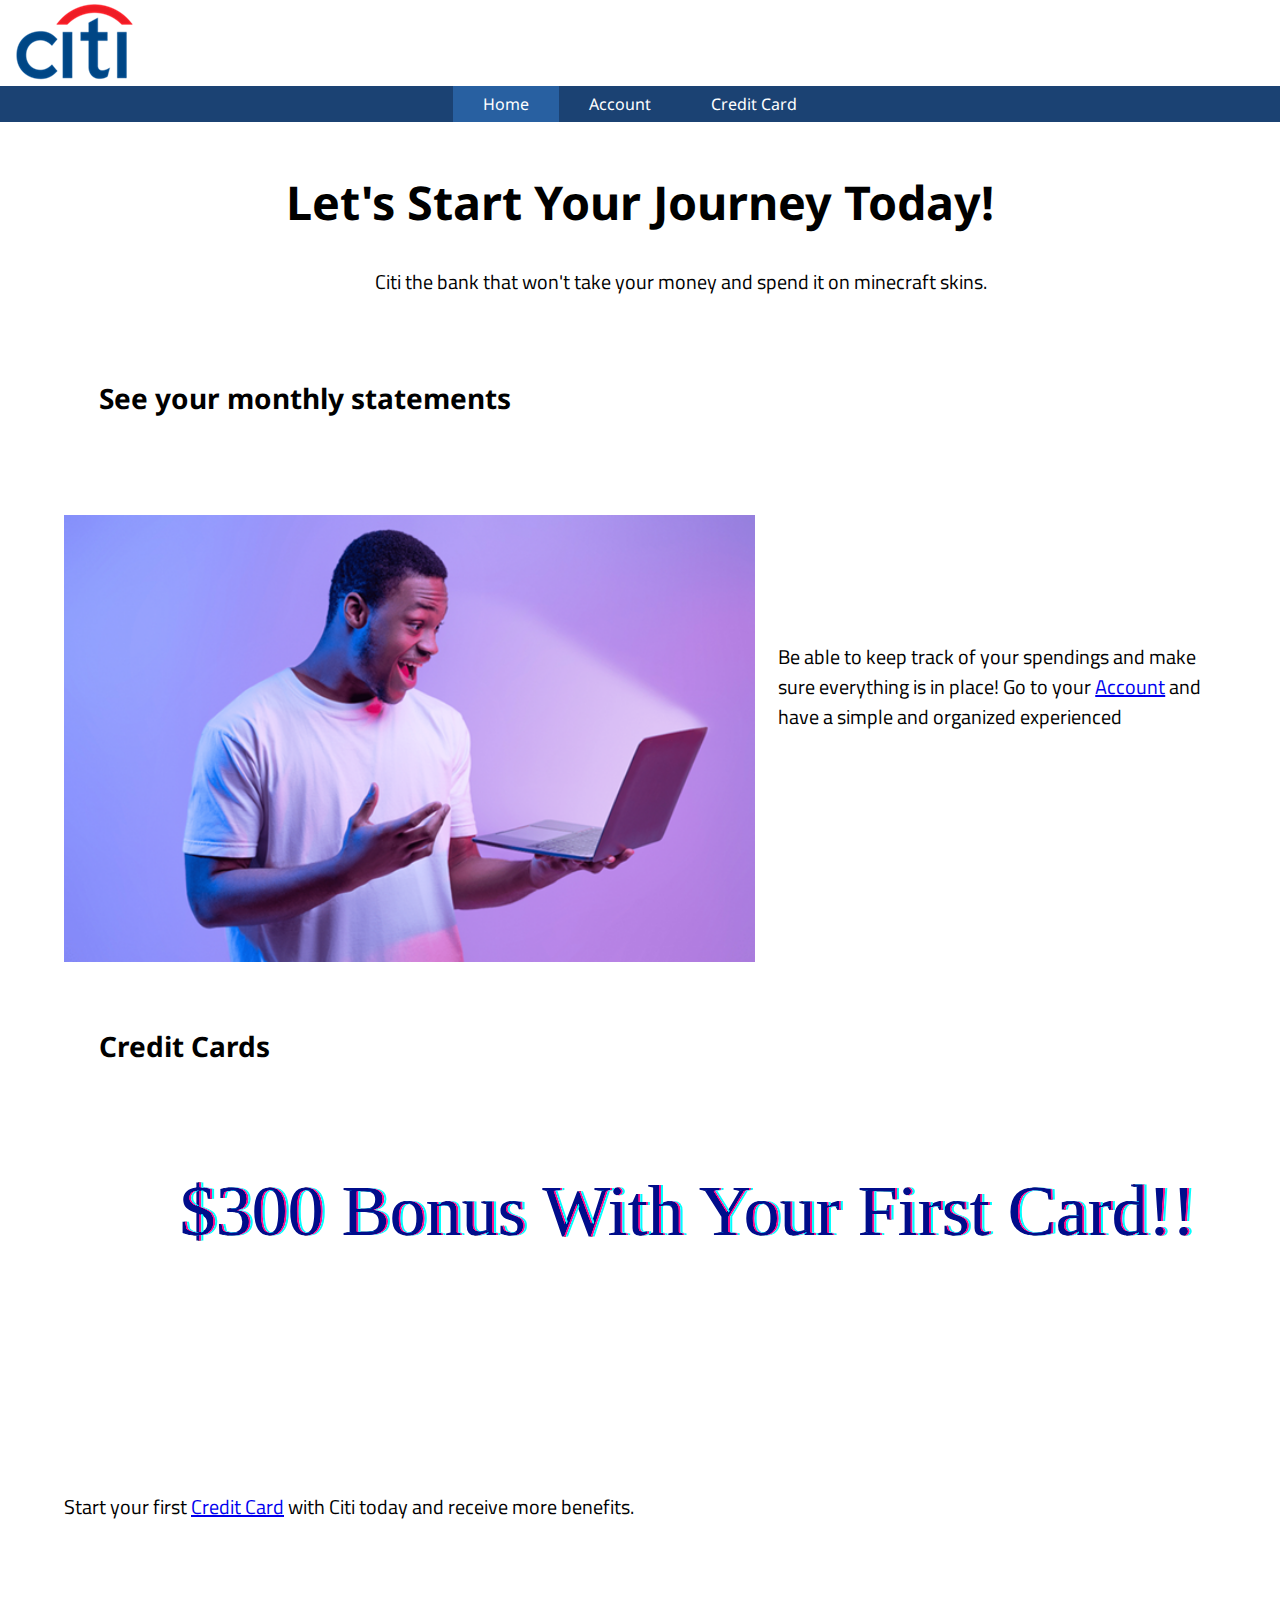
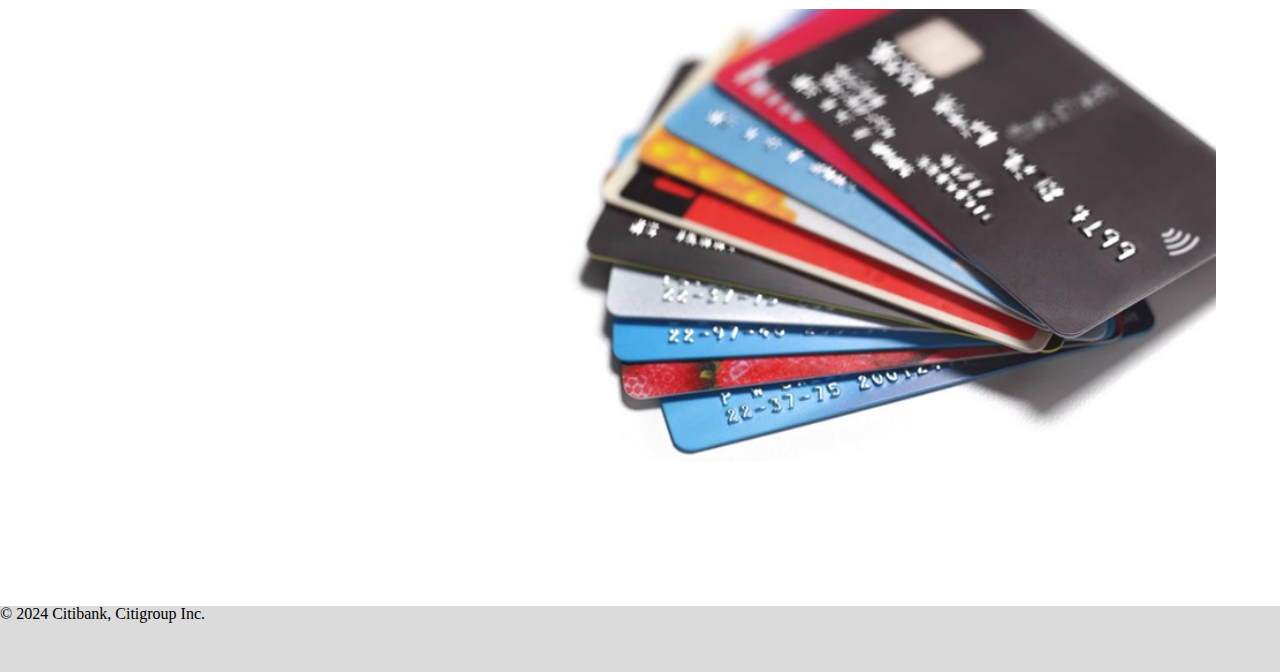
<file: index.html>
<!DOCTYPE html>
<html lang="en">
  <head>
    <meta charset="utf-8">
    <title>Home</title>
    <link rel="stylesheet" href="css/style.css">
    <link rel="stylesheet" type="text/css" href="css/reset.css">
    <link rel="preconnect" href="https://fonts.googleapis.com">
    <link rel="preconnect" href="https://fonts.gstatic.com" crossorigin>
    <meta name="viewport" content="width=device-width, initial-scale=1.0">
    <link href="https://fonts.googleapis.com/css2?family=Noto+Sans:ital,wght@0,100..900;1,100..900&family=Titillium+Web:ital,wght@0,200;0,300;0,400;0,600;0,700;0,900;1,200;1,300;1,400;1,600;1,700&display=swap" rel="stylesheet">
  </head>
  <body>
    <header>
      <nav id="nav-bar">
      <img src="images/citi-logo.png" alt="image_citi">
	<div id="nav-container">
	  <ul>
            <li id="highlight"><a href="index.html">Home</a></li>
	    <li><a href="account.html">Account</a></li>
	    <li><a href="credit_card.html">Credit Card</a></li>
        </ul>
	</div>
      </nav>
    </header>
    <main id="main">
      <h1 id="Journey_Start">Let's Start Your Journey Today!</h1>
      <div id="Intro_text">
        <p>Citi the bank that won't take your money and spend it on minecraft skins.</p>
      </div>
      <h2 id="Monthly_State">See your monthly statements</h2>
      <img id="Laptop_Guy" src="images/guy_onlaptop.png" alt="Laptop_Guy">
      <div id="statement_text">
	<p>Be able to keep track of your spendings and make sure everything is in place! Go to your <a href="Account.html">Account</a> and have a simple and organized experienced</p>
      </div>
      <h3 id="Credit_Heading">Credit Cards</h3>
      <div class= "bonus-effect" data-word= "$300 Bonus With Your First Card!!">
      </div>
      <div id="bonus">
        <p id="Creditcard_text">Start your first <a href="Credit_Card.html">Credit Card</a> with Citi today and receive more benefits.</p>
        <img id="Credit_cards" src="images/credit_cards.jpg" alt="Money_Cards">
      </div>
    </main>
    <footer class="footer">
      <p id="CopyRight">&copy; 2024 Citibank, Citigroup Inc.</p>
    </footer>
  </body>
</html>
</file>
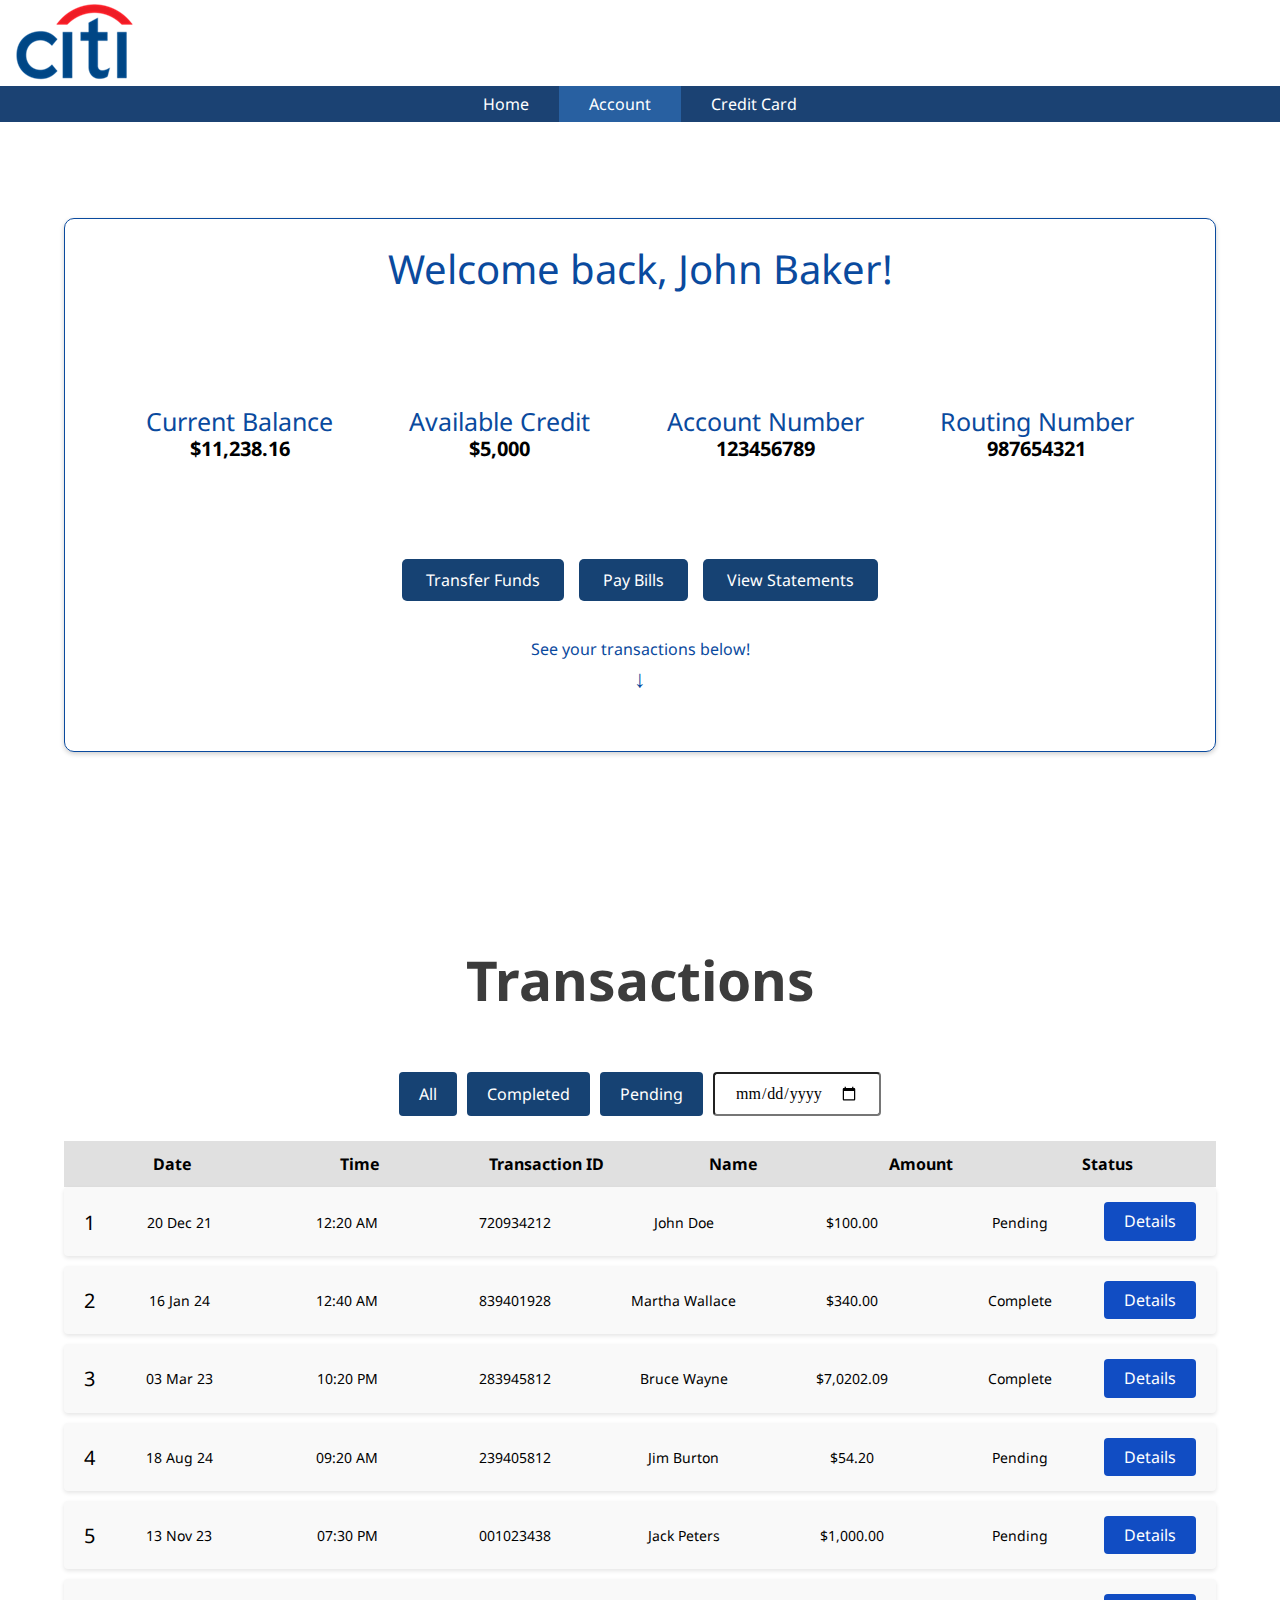
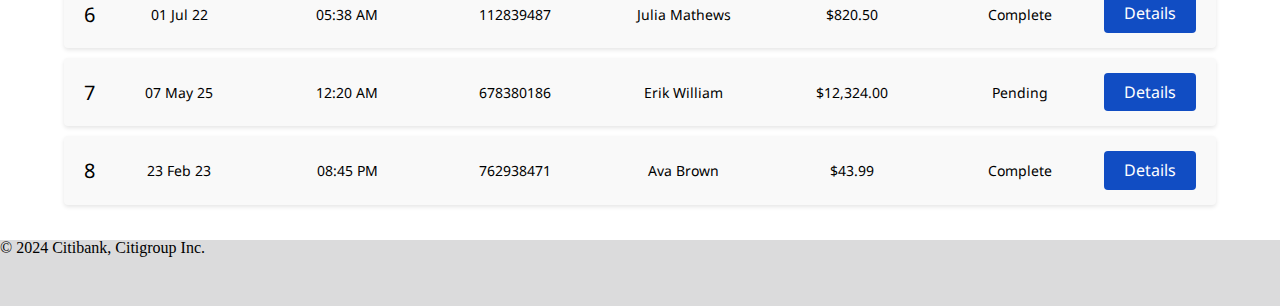
<file: account.html>
<!DOCTYPE html>
<html lang="en">
  <head>
    <meta charset="utf-8">
    <title>Account</title>
    <link rel="stylesheet" href="css/style.css">
    <link rel="stylesheet" type="text/css" href="css/reset.css">
    <link rel="preconnect" href="https://fonts.googleapis.com">
    <link rel="preconnect" href="https://fonts.gstatic.com" crossorigin>
    <link href="https://fonts.googleapis.com/css2?family=Noto+Sans:ital,wght@0,100..900;1,100..900&family=Titillium+Web:ital,wght@0,200;0,300;0,400;0,600;0,700;0,900;1,200;1,300;1,400;1,600;1,700&display=swap" rel="stylesheet">
  </head>
  <body>
    <header>
      <nav id="nav-bar">
        <img src="images/citi-logo.png" alt="image_Citi">
        <div id="nav-container">
          <ul>
            <li><a href="index.html">Home</a></li>
            <li id="highlight"><a href="account.html">Account</a></li>
            <li><a href="credit_card.html">Credit Card</a></li>
          </ul>
        </div>
      </nav>
    </header>
    <main id="main">
      <section id="welcome-section">
	<div class="welcome-message">
	  <h2>Welcome back, John Baker!</h2>
	</div>
	<div class="info-container">
	  <div class="info-block">
	    <p class="info-title">Current Balance</p>
	    <span class="info-value">$11,238.16</span>
	  </div>
	  <div class="info-block">
	    <p class="info-title">Available Credit</p>
	    <span class="info-value">$5,000</span>
          </div>
	  <div class="info-block">
	    <p class="info-title">Account Number</p>
	    <span class="info-value">123456789</span>
	  </div>
	  <div class="info-block">
	    <p class="info-title">Routing Number</p>
	    <span class="info-value">987654321</span>
	  </div>
	</div>
	<div class="account-actions">
	  <button class="action-btn">Transfer Funds</button>
	  <button class="action-btn">Pay Bills</button>
	  <button class="action-btn">View Statements</button>
	</div>
	<div class="scroll-cta">
	  <p>See your transactions below!</p>
	  <span class="scroll-arrow">&#x2193;</span>
	</div>
      </section>	  
      <section id="transactions-header">
        <h1>Transactions</h1>
        <div id="transaction-filters">
          <button class="filter-btn" id="filter-all">All</button>
          <button class="filter-btn" id="filter-completed">Completed</button>
          <button class="filter-btn" id="filter-pending">Pending</button>
          <input type="date" id="filter-date">
        </div>
      </section>
      <div id="transactions-list">
        <div class="transaction-header">
	  <span class="transaction-header-item">Date</span>
	  <span class="transaction-header-item">Time</span>
	  <span class="transaction-header-item">Transaction ID</span>
	  <span class="transaction-header-item">Name</span>
	  <span class="transaction-header-item">Amount</span>
	  <span class="transaction-header-item">Status</span>
	</div>
        <article class="transaction">
	  <h2 class="transaction-heading">1</h2>
          <div class="transaction-detail">
            <span class="transaction-date">20 Dec 21</span>
            <span class="transaction-time">12:20 AM</span>
          </div>
          <div class="transaction-detail">
            <span class="transaction-id">720934212</span>
            <span class="transaction-name">John Doe</span>
          </div>
          <div class="transaction-detail">
            <span class="transaction-amount">$100.00</span>
            <span class="transaction-status complete">Pending</span>
          </div>
          <div class="transaction-actions">
            <button class="btn-details">Details</button>
          </div>
        </article>
	<article class="transaction">
	  <h2 class="transaction-heading">2</h2>
	  <div class="transaction-detail">
	    <span class="transaction-date">16 Jan 24</span>
	    <span class="transaction-time">12:40 AM</span>
	  </div>
	  <div class="transaction-detail">
	    <span class="transaction-id">839401928</span>
	    <span class="transaction-name">Martha Wallace</span>
	  </div>
	  <div class="transaction-detail">
	    <span class="transaction-amount">$340.00</span>
	    <span class="transaction-status complete">Complete</span>
	  </div>
	  <div class="transaction-actions">
	    <button class="btn-details">Details</button>
	  </div>
	</article>
	<article class="transaction">
	  <h2 class="transaction-heading">3</h2>
	  <div class="transaction-detail">
	    <span class="transaction-date">03 Mar 23</span>
	    <span class="transaction-time">10:20 PM</span>
	  </div>
	  <div class="transaction-detail">
	    <span class="transaction-id">283945812</span>
	    <span class="transaction-name">Bruce Wayne</span>
	  </div>
	  <div class="transaction-detail">
	    <span class="transaction-amount">$7,0202.09</span>
	    <span class="transaction-status complete">Complete</span>
	  </div>
	  <div class="transaction-actions">
	    <button class="btn-details">Details</button>
	  </div>
	</article>
	<article class="transaction">
	  <h2 class="transaction-heading">4</h2>
	  <div class="transaction-detail">
	    <span class="transaction-date">18 Aug 24</span>
	    <span class="transaction-time">09:20 AM</span>
	  </div>
	  <div class="transaction-detail">
	    <span class="transaction-id">239405812</span>
	    <span class="transaction-name">Jim Burton</span>
	  </div>
	  <div class="transaction-detail">
	    <span class="transaction-amount">$54.20</span>
	    <span class="transaction-status complete">Pending</span>
	  </div>
	  <div class="transaction-actions">
	    <button class="btn-details">Details</button>
	  </div>
	</article>
	<article class="transaction">
	  <h2 class="transaction-heading">5</h2>
	  <div class="transaction-detail">
	    <span class="transaction-date">13 Nov 23</span>
	    <span class="transaction-time">07:30 PM</span>
	  </div>
	  <div class="transaction-detail">
	    <span class="transaction-id">001023438</span>
	    <span class="transaction-name">Jack Peters</span>
	  </div>
	  <div class="transaction-detail">
	    <span class="transaction-amount">$1,000.00</span>
            <span class="transaction-status complete">Pending</span>
	  </div>
	  <div class="transaction-actions">
	    <button class="btn-details">Details</button>
	  </div>
	</article>
	<article class="transaction">
	  <h2 class="transaction-heading">6</h2>
	  <div class="transaction-detail">
	    <span class="transaction-date">01 Jul 22</span>
	    <span class="transaction-time">05:38 AM</span>
	  </div>
	  <div class="transaction-detail">
	    <span class="transaction-id">112839487</span>
	    <span class="transaction-name">Julia Mathews</span>
	  </div>
	  <div class="transaction-detail">
	    <span class="transaction-amount">$820.50</span>
	    <span class="transaction-status complete">Complete</span>
	  </div>
	  <div class="transaction-actions">
	    <button class="btn-details">Details</button>
	  </div>
	</article>
        <article class="transaction">
	  <h2 class="transaction-heading">7</h2>
	  <div class="transaction-detail">
	    <span class="transaction-date">07 May 25</span>
	    <span class="transaction-time">12:20 AM</span>
	  </div>
	  <div class="transaction-detail">
	    <span class="transaction-id">678380186</span>
	    <span class="transaction-name">Erik William</span>
	  </div>
	  <div class="transaction-detail">
	    <span class="transaction-amount">$12,324.00</span>
	    <span class="transaction-status complete">Pending</span>
	  </div>
	  <div class="transaction-actions">
	    <button class="btn-details">Details</button>
	  </div>
	</article>
	<article class="transaction">
	  <h2 class="transaction-heading">8</h2>
	  <div class="transaction-detail">
	    <span class="transaction-date">23 Feb 23</span>
	    <span class="transaction-time">08:45 PM</span>
	  </div>
	  <div class="transaction-detail">
	    <span class="transaction-id">762938471</span>
	    <span class="transaction-name">Ava Brown</span>
	  </div>
	  <div class="transaction-detail">
	    <span class="transaction-amount">$43.99</span>
	    <span class="transaction-status complete">Complete</span>
	  </div>
	  <div class="transaction-actions">
	    <button class="btn-details">Details</button>
	  </div>
	</article>
      </div>
    </main>
    <footer class="footer">
      <p id="CopyRight">&copy; 2024 Citibank, Citigroup Inc.</p>
    </footer>
  </body>
</html>
</file>
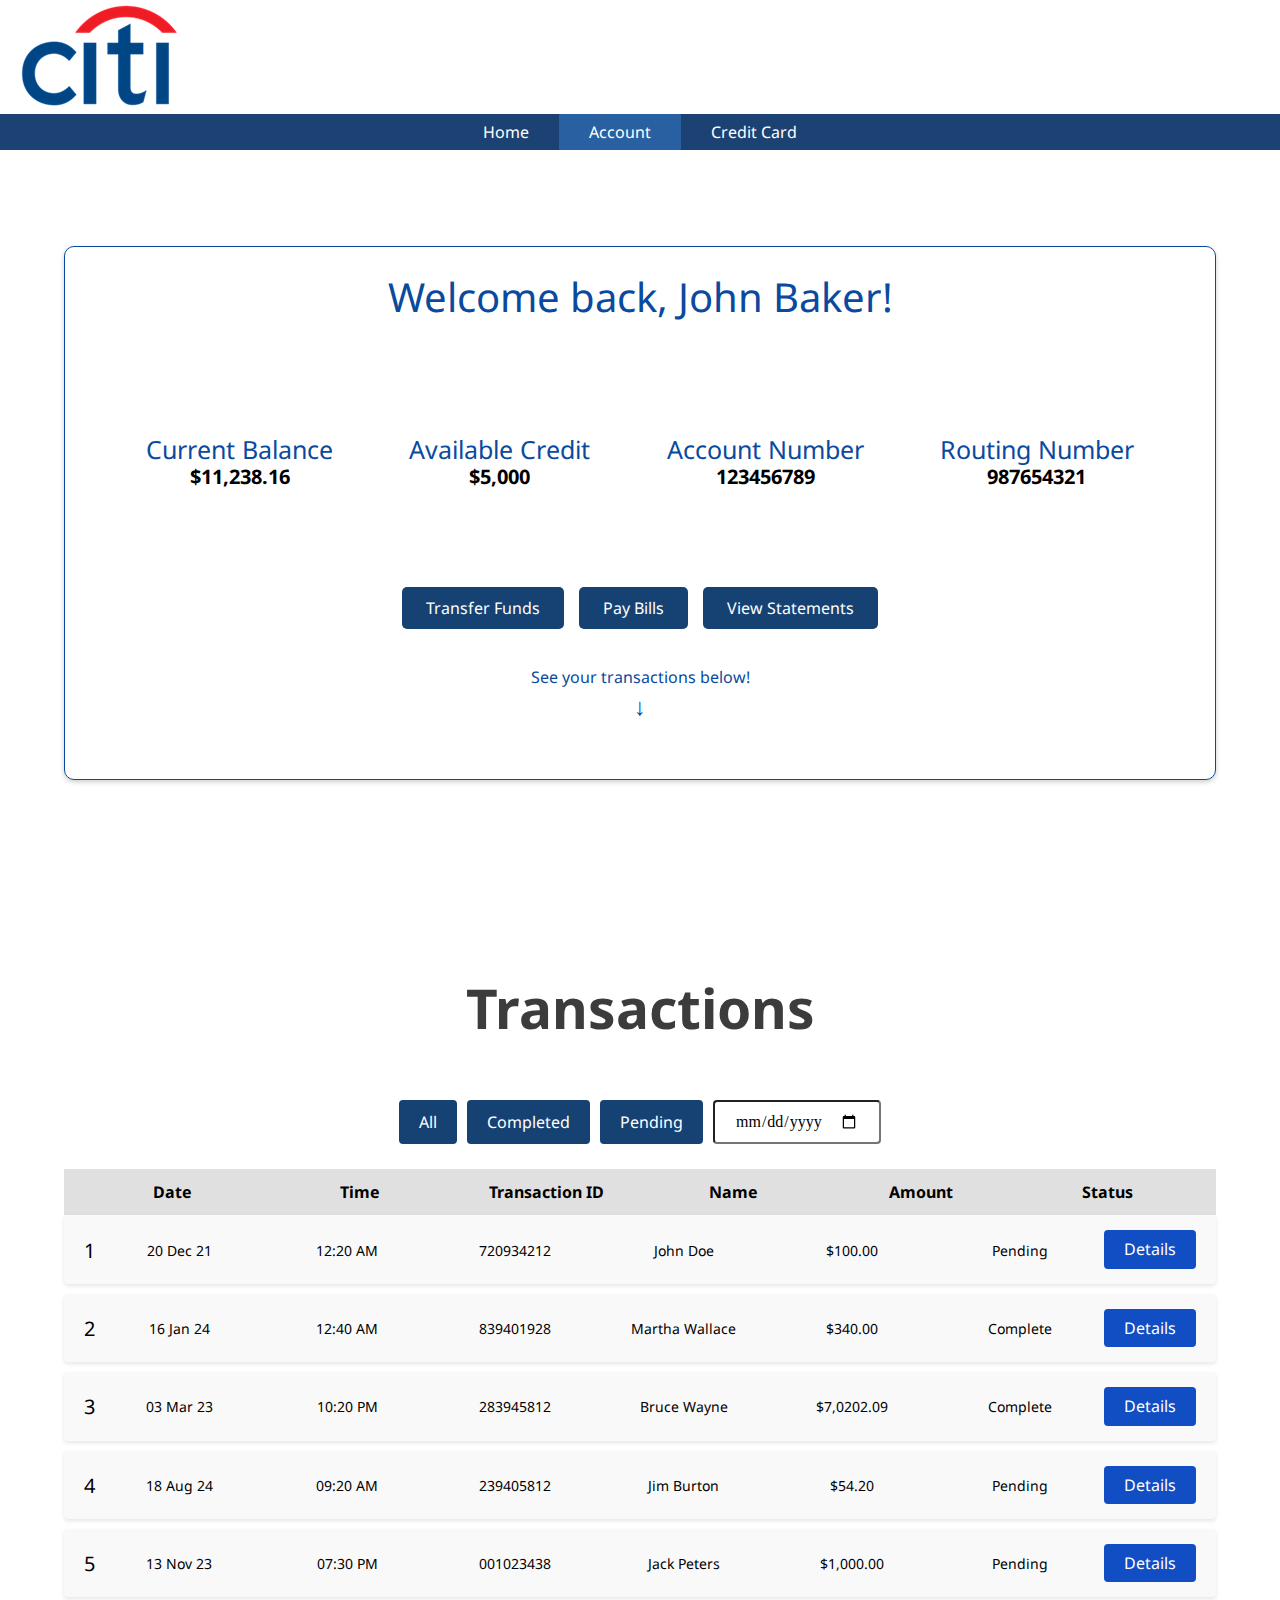
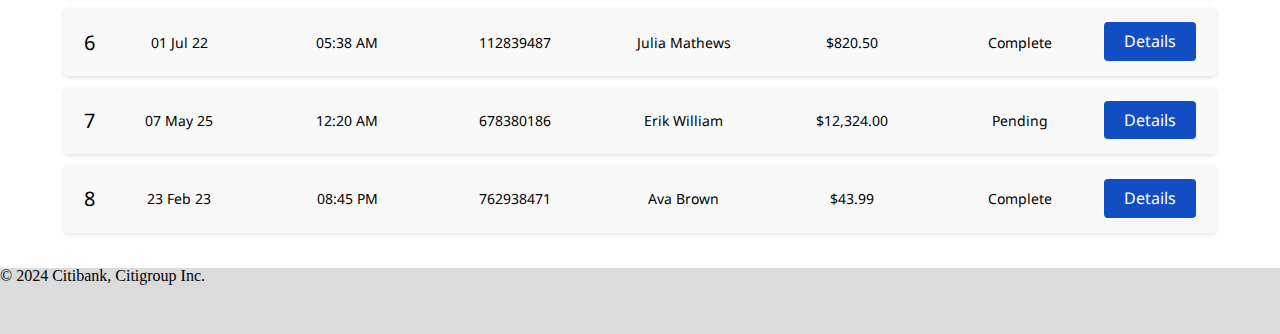
<file: Account.html>
<!DOCTYPE html>
<html lang="en">
  <head>
    <meta charset="utf-8">
    <title>Account</title>
	<link rel="stylesheet" href="css/style.css">
	<link rel="stylesheet" type="text/css" href="css/reset.css">
	<link rel="preconnect" href="https://fonts.googleapis.com">
    <link rel="preconnect" href="https://fonts.gstatic.com" crossorigin>
    <link href="https://fonts.googleapis.com/css2?family=Noto+Sans:ital,wght@0,100..900;1,100..900&family=Titillium+Web:ital,wght@0,200;0,300;0,400;0,600;0,700;0,900;1,200;1,300;1,400;1,600;1,700&display=swap" rel="stylesheet">
  </head>
  <body>
    <header>
      <nav id="nav-bar">
        <img src="images/Citi-logo.png" alt="image_Citi">
        <div id="nav-container">
          <ul>
            <li><a href="index.html">Home</a></li>
            <li id="highlight"><a href="Account.html">Account</a></li>
            <li><a href="Credit_Card.html">Credit Card</a></li>
          </ul>
        </div>
      </nav>
    </header>
    <main id="main">
		<section id="welcome-section">
			<div class="welcome-message">
			  <h2>Welcome back, John Baker!</h2>
			</div>
			<div class="info-container">
			  <div class="info-block">
				<p class="info-title">Current Balance</p>
				<span class="info-value">$11,238.16</span>
			  </div>
			  <div class="info-block">
				<p class="info-title">Available Credit</p>
				<span class="info-value">$5,000</span>
			  </div>
			  <div class="info-block">
				<p class="info-title">Account Number</p>
				<span class="info-value">123456789</span>
			  </div>
			  <div class="info-block">
				<p class="info-title">Routing Number</p>
				<span class="info-value">987654321</span>
			  </div>
			</div>
			<div class="account-actions">
			  <button class="action-btn">Transfer Funds</button>
			  <button class="action-btn">Pay Bills</button>
			  <button class="action-btn">View Statements</button>
			</div>
			<div class="scroll-cta">
				<p>See your transactions below!</p>
				<span class="scroll-arrow">&#x2193;</span>
			  </div>
		  </section>	  
      <section id="transactions-header">
        <h1>Transactions</h1>
        <div id="transaction-filters">
          <button class="filter-btn" id="filter-all">All</button>
          <button class="filter-btn" id="filter-completed">Completed</button>
          <button class="filter-btn" id="filter-pending">Pending</button>
          <input type="date" id="filter-date">
        </div>
      </section>
      <div id="transactions-list">
		<div class="transaction-header">
			<span class="transaction-header-item">Date</span>
			<span class="transaction-header-item">Time</span>
			<span class="transaction-header-item">Transaction ID</span>
			<span class="transaction-header-item">Name</span>
			<span class="transaction-header-item">Amount</span>
			<span class="transaction-header-item">Status</span>
		  </div>
        <article class="transaction">
			<h2 class="transaction-heading">1</h2>
          <div class="transaction-detail">
            <span class="transaction-date">20 Dec 21</span>
            <span class="transaction-time">12:20 AM</span>
          </div>
          <div class="transaction-detail">
            <span class="transaction-id">720934212</span>
            <span class="transaction-name">John Doe</span>
          </div>
          <div class="transaction-detail">
            <span class="transaction-amount">$100.00</span>
            <span class="transaction-status complete">Pending</span>
          </div>
          <div class="transaction-actions">
            <button class="btn-details">Details</button>
          </div>
        </article>
		<article class="transaction">
			<h2 class="transaction-heading">2</h2>
			<div class="transaction-detail">
			  <span class="transaction-date">16 Jan 24</span>
			  <span class="transaction-time">12:40 AM</span>
			</div>
			<div class="transaction-detail">
			  <span class="transaction-id">839401928</span>
			  <span class="transaction-name">Martha Wallace</span>
			</div>
			<div class="transaction-detail">
			  <span class="transaction-amount">$340.00</span>
			  <span class="transaction-status complete">Complete</span>
			</div>
			<div class="transaction-actions">
			  <button class="btn-details">Details</button>
			</div>
		  </article>
		  <article class="transaction">
			<h2 class="transaction-heading">3</h2>
			<div class="transaction-detail">
			  <span class="transaction-date">03 Mar 23</span>
			  <span class="transaction-time">10:20 PM</span>
			</div>
			<div class="transaction-detail">
			  <span class="transaction-id">283945812</span>
			  <span class="transaction-name">Bruce Wayne</span>
			</div>
			<div class="transaction-detail">
			  <span class="transaction-amount">$7,0202.09</span>
			  <span class="transaction-status complete">Complete</span>
			</div>
			<div class="transaction-actions">
			  <button class="btn-details">Details</button>
			</div>
		  </article>
		  <article class="transaction">
			<h2 class="transaction-heading">4</h2>
			<div class="transaction-detail">
			  <span class="transaction-date">18 Aug 24</span>
			  <span class="transaction-time">09:20 AM</span>
			</div>
			<div class="transaction-detail">
			  <span class="transaction-id">239405812</span>
			  <span class="transaction-name">Jim Burton</span>
			</div>
			<div class="transaction-detail">
			  <span class="transaction-amount">$54.20</span>
			  <span class="transaction-status complete">Pending</span>
			</div>
			<div class="transaction-actions">
			  <button class="btn-details">Details</button>
			</div>
		  </article>
		  <article class="transaction">
			<h2 class="transaction-heading">5</h2>
			<div class="transaction-detail">
			  <span class="transaction-date">13 Nov 23</span>
			  <span class="transaction-time">07:30 PM</span>
			</div>
			<div class="transaction-detail">
			  <span class="transaction-id">001023438</span>
			  <span class="transaction-name">Jack Peters</span>
			</div>
			<div class="transaction-detail">
			  <span class="transaction-amount">$1,000.00</span>
			  <span class="transaction-status complete">Pending</span>
			</div>
			<div class="transaction-actions">
			  <button class="btn-details">Details</button>
			</div>
		  </article>
		  <article class="transaction">
			<h2 class="transaction-heading">6</h2>
			<div class="transaction-detail">
			  <span class="transaction-date">01 Jul 22</span>
			  <span class="transaction-time">05:38 AM</span>
			</div>
			<div class="transaction-detail">
			  <span class="transaction-id">112839487</span>
			  <span class="transaction-name">Julia Mathews</span>
			</div>
			<div class="transaction-detail">
			  <span class="transaction-amount">$820.50</span>
			  <span class="transaction-status complete">Complete</span>
			</div>
			<div class="transaction-actions">
			  <button class="btn-details">Details</button>
			</div>
		  </article>
		  <article class="transaction">
			<h2 class="transaction-heading">7</h2>
			<div class="transaction-detail">
			  <span class="transaction-date">07 May 25</span>
			  <span class="transaction-time">12:20 AM</span>
			</div>
			<div class="transaction-detail">
			  <span class="transaction-id">678380186</span>
			  <span class="transaction-name">Erik William</span>
			</div>
			<div class="transaction-detail">
			  <span class="transaction-amount">$12,324.00</span>
			  <span class="transaction-status complete">Pending</span>
			</div>
			<div class="transaction-actions">
			  <button class="btn-details">Details</button>
			</div>
		  </article>
		  <article class="transaction">
			<h2 class="transaction-heading">8</h2>
			<div class="transaction-detail">
			  <span class="transaction-date">23 Feb 23</span>
			  <span class="transaction-time">08:45 PM</span>
			</div>
			<div class="transaction-detail">
			  <span class="transaction-id">762938471</span>
			  <span class="transaction-name">Ava Brown</span>
			</div>
			<div class="transaction-detail">
			  <span class="transaction-amount">$43.99</span>
			  <span class="transaction-status complete">Complete</span>
			</div>
			<div class="transaction-actions">
			  <button class="btn-details">Details</button>
			</div>
		  </article>
		</div>
    </main>
    <footer class="footer">
      <p id="CopyRight">&copy; 2024 Citibank, Citigroup Inc.</p>
    </footer>
  </body>
</html>
</file>
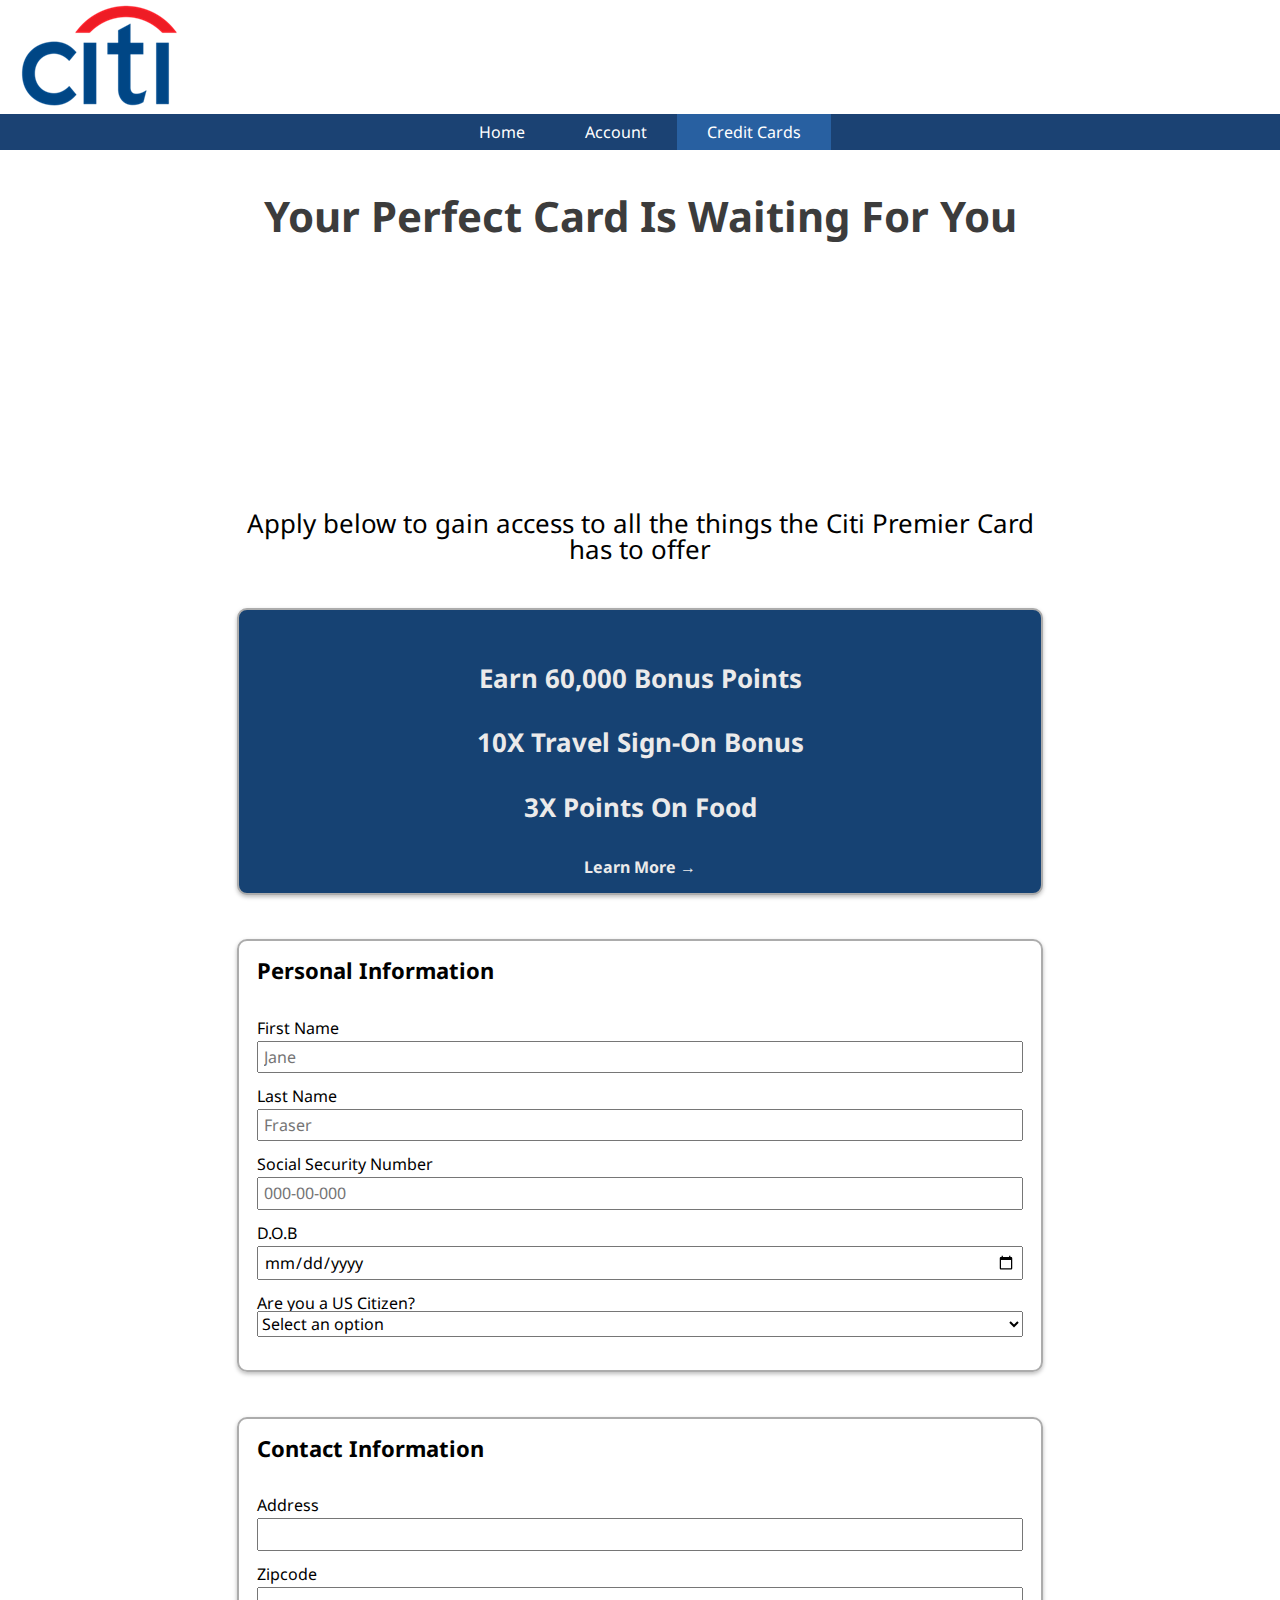
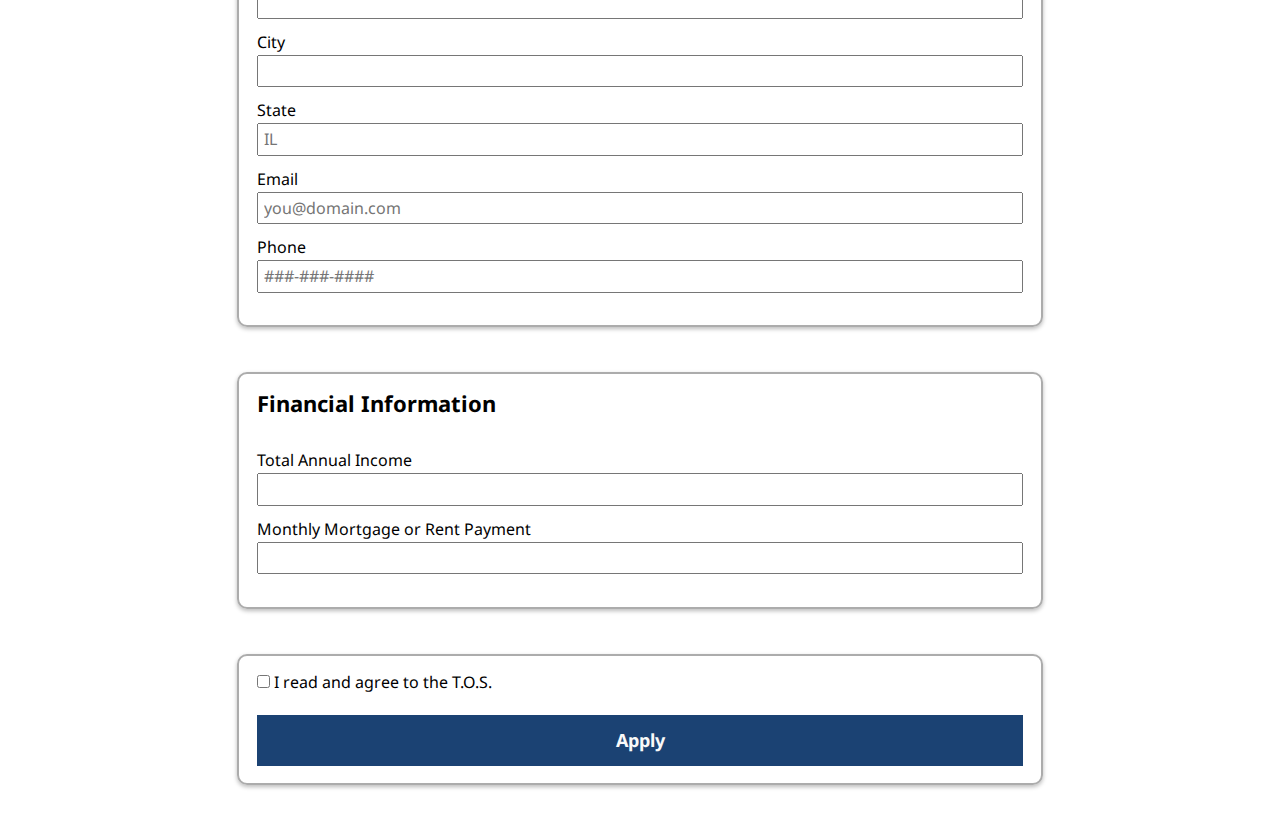
<file: Credit_Card.html>
<!DOCTYPE html>
<html lang="en">
  <head>
    <meta charset="utf-8">
    <title>Credit Card</title>
	<link rel="stylesheet" href="css/style.css">
	<link rel="stylesheet" type="text/css" href="css/reset.css">
    <link rel="preconnect" href="https://fonts.googleapis.com">
    <link rel="preconnect" href="https://fonts.gstatic.com" crossorigin>
    <link href="https://fonts.googleapis.com/css2?family=Noto+Sans:ital,wght@0,100..900;1,100..900&family=Titillium+Web:ital,wght@0,200;0,300;0,400;0,600;0,700;0,900;1,200;1,300;1,400;1,600;1,700&display=swap" rel="stylesheet">
	<script src="js/script.js"></script>
  </head>
  <body>
	<header>
	  <nav id="nav-bar">
	    <img src="images/Citi-logo.png" alt="image_Citi">
		<div id="nav-container">
		  <ul>
		    <li><a href="index.html">Home</a></li>
		    <li><a href="Account.html">Account</a></li>
		    <li id="highlight"><a href="Credit_Card.html">Credit Cards</a></li>
		  </ul>
		</div>
	  </nav>
	</header>
	<main id="CCcontent">
	  <form method="get" action="#null" autocomplete="on">
		<h1 id="CCH1">Your Perfect Card Is Waiting For You</h1>
		<img src="images/citi_cc.png" alt="Image of Citi Bank Premier credit card" id="premiercc">
		<p id="CCP1">
		Apply below to gain access to all the things the Citi Premier Card has to offer
		</p>
		<div class="promotions">
		<h2>Earn 60,000 Bonus Points</h2>
		<h2>10X Travel Sign-On Bonus</h2>
		<h2>3X Points On Food </h2>
		<p id="learnmore">
		Learn More &rarr;
		</p>
		</div>
		<div id="personalinfo">
		<h3>Personal Information</h3>
		<ol>
		  <li id="input-firstname">
			<label for="firstname">First Name</label>
			<input type="text" name="firstname" id="firstname" placeholder="Jane" required>
		  </li>
		  <li id="input-lastname">
			<label for="lastname">Last Name</label>
			<input type="text" name="lastname" id="lastname" placeholder="Fraser" required>
		  </li>
		  <li id="input-ssn">
			<label for="ssn">Social Security Number</label>
			<input type="text" name="ssn" id="ssn" placeholder="000-00-000" pattern="\d{3}-\d{2}-\d{4}" required>
		  </li>
		  <li id="input-dob">
			<label for="dob">D.O.B</label>
			<input type="date" name="dob" id="dob" required max="2004-12-31">
		  </li>
		  <li>
			<label for="citizenship">Are you a US Citizen?</label>
			<select id="citizenship" name="citizenship" required>
			  <option value="">Select an option</option>
			  <option value="yes">Yes</option>
			  <option value="no">No</option>
			</select>
		  </li>
		</ol> 
		</div>
		<div id="contactinfo">
		<h3>Contact Information</h3>
		<ol>
		  <li id="input-address">
			<label for="address">Address</label>
			<input type="text" name="address" id="address" required>
		  </li>
		  <li id="input-zipcode">
			<label for="zipcode">Zipcode</label>
			<input type="text" name="zipcode" id="zipcode" pattern="\d{5}" required>
		  </li>
		  <li id="input-city">
			<label for="city">City</label>
			<input type="text" name="city" id="city" required>
		  </li>
			<li id="input-state">
			<label for="state">State</label>
			<input type="text" name="state" id="state" placeholder="IL" pattern="[A-Za-z]{2}" required>
		  </li>
		  <li id="input-email">
			<label for="email">Email</label>
			<input type="email" name="email" id="email" placeholder="you@domain.com" pattern="^.+@.+$" required>
		  </li>
			<li id="input-phone">
			<label for="phone">Phone</label>
			<input type="tel" name="phone" id="phone" placeholder="###-###-####" pattern="[0-9]{3}[0-9]{3}[0-9]{4}" required>
		  </li>
		</ol>
		</div>
		<div id="financialinfo">
		<h3>Financial Information</h3>
		<ol>
		  <li id="input-income">
			<label for="income">Total Annual Income</label>
			<input type="number" name="income" id="income" required>
		  </li>
		  <li id="input-mortgage-rent">
			<label for="mortgage-rent">Monthly Mortgage or Rent Payment</label>
			<input type="number" name="mortgage-rent" id="mortgage-rent" required>
		  </li>
		</ol>
		</div>
	    <div id="agreement">
		<ol>
		  <li id="input-tos">
			<input type="checkbox" name="tos" id="tos" value="Agreed" required>
			<label for="tos">I read and agree to the T.O.S.</label>
		  </li>
		  <li id="input-submit">
			<input type="submit" name="submit" id="submit" value="Apply">
		  </li>
		</ol>
		</div>
      </form>
	</main>
  </body>
</html>
</file>
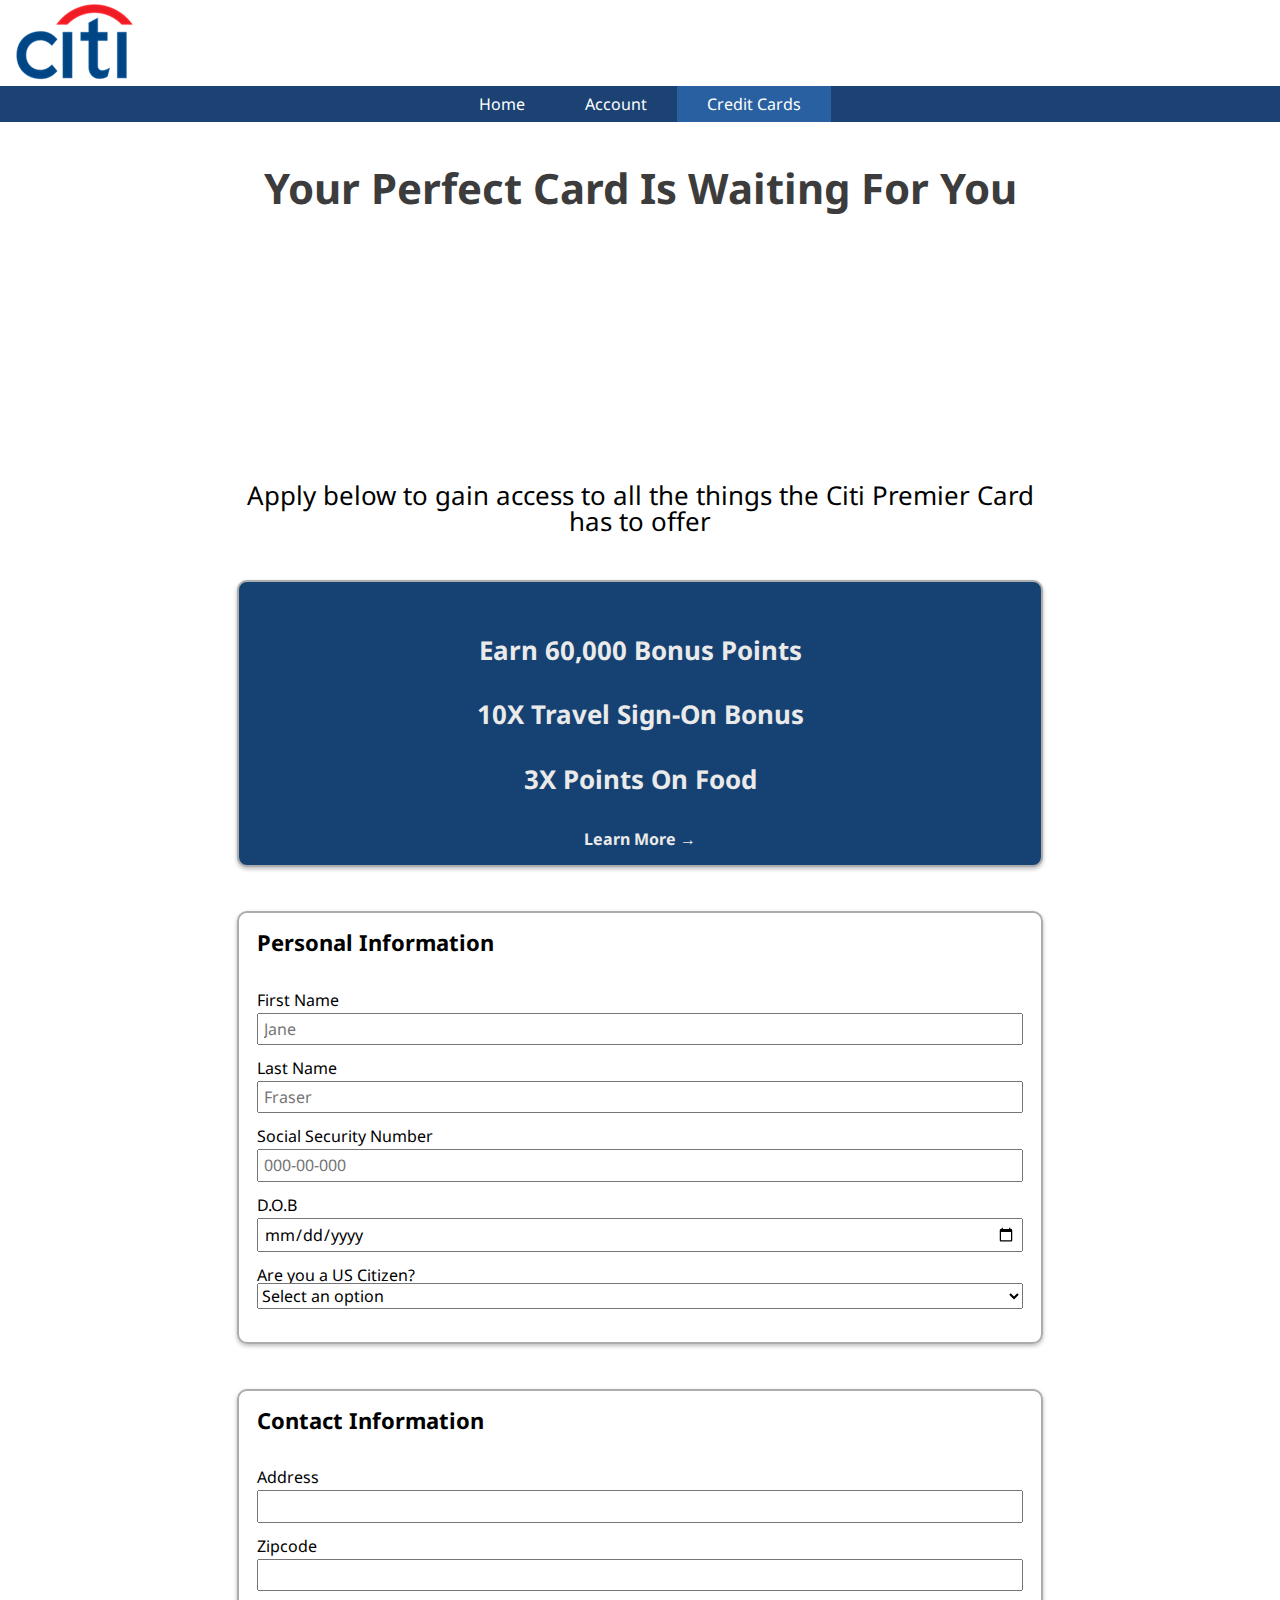
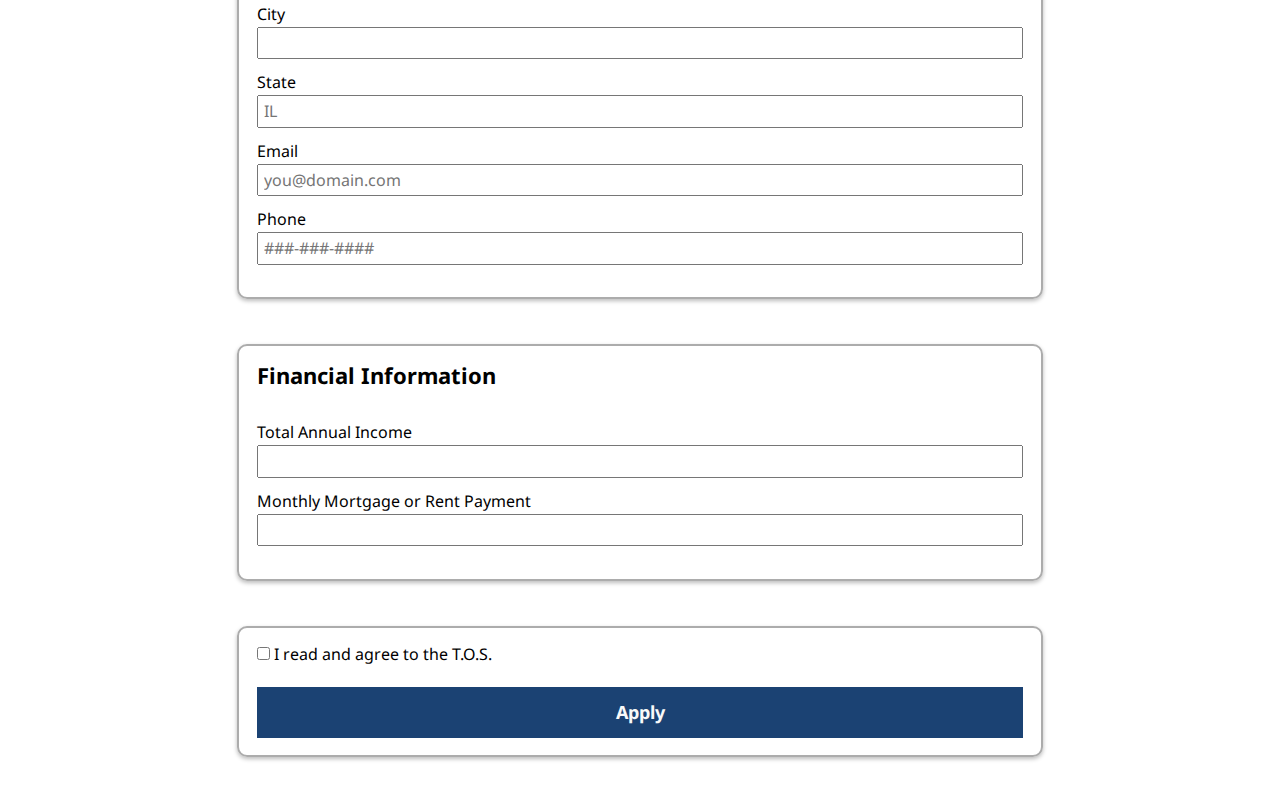
<file: credit_card.html>
<!DOCTYPE html>
<html lang="en">
  <head>
    <meta charset="utf-8">
    <title>Credit Card</title>
	<link rel="stylesheet" href="css/style.css">
	<link rel="stylesheet" type="text/css" href="css/reset.css">
    <link rel="preconnect" href="https://fonts.googleapis.com">
    <link rel="preconnect" href="https://fonts.gstatic.com" crossorigin>
    <link href="https://fonts.googleapis.com/css2?family=Noto+Sans:ital,wght@0,100..900;1,100..900&family=Titillium+Web:ital,wght@0,200;0,300;0,400;0,600;0,700;0,900;1,200;1,300;1,400;1,600;1,700&display=swap" rel="stylesheet">
	<script src="js/script.js"></script>
  </head>
  <body>
	<header>
	  <nav id="nav-bar">
	    <img src="images/citi-logo.png" alt="image_Citi">
		<div id="nav-container">
		  <ul>
		    <li><a href="index.html">Home</a></li>
		    <li><a href="Account.html">Account</a></li>
		    <li id="highlight"><a href="Credit_Card.html">Credit Cards</a></li>
		  </ul>
		</div>
	  </nav>
	</header>
	<main id="CCcontent">
	  <form method="get" action="#null" autocomplete="on">
		<h1 id="CCH1">Your Perfect Card Is Waiting For You</h1>
		<img src="images/citi_cc.png" alt="Image of Citi Bank Premier credit card" id="premiercc">
		<p id="CCP1">
		Apply below to gain access to all the things the Citi Premier Card has to offer
		</p>
		<div class="promotions">
		<h2>Earn 60,000 Bonus Points</h2>
		<h2>10X Travel Sign-On Bonus</h2>
		<h2>3X Points On Food </h2>
		<p id="learnmore">
		Learn More &rarr;
		</p>
		</div>
		<div id="personalinfo">
		<h3>Personal Information</h3>
		<ol>
		  <li id="input-firstname">
			<label for="firstname">First Name</label>
			<input type="text" name="firstname" id="firstname" placeholder="Jane" required>
		  </li>
		  <li id="input-lastname">
			<label for="lastname">Last Name</label>
			<input type="text" name="lastname" id="lastname" placeholder="Fraser" required>
		  </li>
		  <li id="input-ssn">
			<label for="ssn">Social Security Number</label>
			<input type="text" name="ssn" id="ssn" placeholder="000-00-000" pattern="\d{3}-\d{2}-\d{4}" required>
		  </li>
		  <li id="input-dob">
			<label for="dob">D.O.B</label>
			<input type="date" name="dob" id="dob" required max="2004-12-31">
		  </li>
		  <li>
			<label for="citizenship">Are you a US Citizen?</label>
			<select id="citizenship" name="citizenship" required>
			  <option value="">Select an option</option>
			  <option value="yes">Yes</option>
			  <option value="no">No</option>
			</select>
		  </li>
		</ol> 
		</div>
		<div id="contactinfo">
		<h3>Contact Information</h3>
		<ol>
		  <li id="input-address">
			<label for="address">Address</label>
			<input type="text" name="address" id="address" required>
		  </li>
		  <li id="input-zipcode">
			<label for="zipcode">Zipcode</label>
			<input type="text" name="zipcode" id="zipcode" pattern="\d{5}" required>
		  </li>
		  <li id="input-city">
			<label for="city">City</label>
			<input type="text" name="city" id="city" required>
		  </li>
			<li id="input-state">
			<label for="state">State</label>
			<input type="text" name="state" id="state" placeholder="IL" pattern="[A-Za-z]{2}" required>
		  </li>
		  <li id="input-email">
			<label for="email">Email</label>
			<input type="email" name="email" id="email" placeholder="you@domain.com" pattern="^.+@.+$" required>
		  </li>
			<li id="input-phone">
			<label for="phone">Phone</label>
			<input type="tel" name="phone" id="phone" placeholder="###-###-####" pattern="[0-9]{3}[0-9]{3}[0-9]{4}" required>
		  </li>
		</ol>
		</div>
		<div id="financialinfo">
		<h3>Financial Information</h3>
		<ol>
		  <li id="input-income">
			<label for="income">Total Annual Income</label>
			<input type="number" name="income" id="income" required>
		  </li>
		  <li id="input-mortgage-rent">
			<label for="mortgage-rent">Monthly Mortgage or Rent Payment</label>
			<input type="number" name="mortgage-rent" id="mortgage-rent" required>
		  </li>
		</ol>
		</div>
	    <div id="agreement">
		<ol>
		  <li id="input-tos">
			<input type="checkbox" name="tos" id="tos" value="Agreed" required>
			<label for="tos">I read and agree to the T.O.S.</label>
		  </li>
		  <li id="input-submit">
			<input type="submit" name="submit" id="submit" value="Apply">
		  </li>
		</ol>
		</div>
      </form>
	</main>
  </body>
</html>
</file>
<file: css/style.css>
/*Mobile*/
#nav-bar {
  background-color: rgb(255, 255, 255);
  overflow: hidden;
  font-family: "Noto Sans";
}
#highlight {
  background-color: rgb(40,96,161); /* Change this to the color you want */
}
#nav-container {
  float: left;
  width: 100%;
  position: relative;
  background-color: rgb(27,66,115);
}
#nav-bar ul {
  list-style-type: none;
  margin: 0;
  padding: 0;
  position: relative;
  left: 50%;
  float: left;
}
#nav-bar ul li {
  float: left;
  position: relative;
  right: 50%;
  display: block;
}
#nav-bar ul li a {
  display: block;
  padding: 10px 30px;
  color:#fff;
  text-decoration: none;
}
#nav-bar ul li a:hover {
  background-color:rgb(40,96,161);
}
#main {
  padding: 5% 5%;
  background-color: white;
}
#Journey_Start { /*h1*/
  font-family:"Noto Sans";
  font-weight: bold;
  font-size: 2.441em;
}
#Intro_text {
  font-family:"Noto Sans";
  font-size: 1.2em; 
  margin: 8% 5%;
}
#Monthly_State { /*h2*/
  font-family:"Noto Sans";
  font-weight: bold;
  font-size: 1.25em;
  margin: 3%;
}
#statement_text {
  margin-bottom: 20%;
  margin-top: 5%;
  font-family:"Titillium Web";
  float: none;
  line-height: 1.2;
  font-size: 1.2em;
}
#Credit_Heading { /*h3*/
  clear:left;
  font-family:"Noto Sans";
  font-weight: bold;
  font-size: 1.25em;
  margin: 3%
}
#Laptop_Guy{
  padding-bottom: 2%;
  margin-bottom: 4%;
  margin-top: 4%;
  margin-left: 15%;
  width: 60%;
  height: auto;
}
/*code for effect is by Wei
    https://codepen.io/Wei_zhang/pens/public?cursor=ZD0xJm89MCZwPTEmdj00OTAwODAxOQ==
*/

.bonus-effect {
  font-size: 12px;
  margin-left: 55%;
  margin-bottom: 25%;
  margin-top: 10%;
  transform: translate(-50%, -50%) scale(2);
}

.bonus-effect::before {
  content: attr(data-word);
  color: #004685;
  font-size: 12px;
  position: absolute;
  top: 0px;
  left: 0px;
  z-index: 2;
  filter: contrast(200%);
  text-shadow: 1px 0 0 #f00;
  overflow: hidden;
  animation: move 1s infinite;
}

.bonus-effect::after {
  content: attr(data-word);
  color: #004685;
  position: absolute;
  top: 0px;
  left: 1px;
  z-index: 2;
  filter: contrast(200%);
  overflow: hidden;
  text-shadow: 1px 0 0 #0ff;
  mix-blend-mode: lighten;
  animation: move 0.9s infinite;
}

@keyframes move {
  10% {
    top: -0.4px;
    left: -1.1px;
  }
  20% {
    top: 0.4px;
    left: -0.2px;
  }
  30% {
    left: 0.5px;
  }
  40% {
    top: -0.3px;
    left: -0.7px;
  }
  50% {
    left: 0.2px;
  }
  60% {
    top: 1.8px;
    left: -1.2px;
  }
  70% {
    top: -1px;
    left: 0.1px;
  }
  80% {
    top: -0.4px;
    left: -0.9px;
  }
  90% {
    left: 1.2px;
  }
  100% {
    left: -1.2px;
  }
}
#bonus {
  margin-top: 38%;
}
#Creditcard_text {
  font-family:"Titillium Web";
  font-size: 1.2em;
  margin-bottom: 8%;
}
#Credit_cards {
  margin-left: 30%;
  width: 70%;
  height: auto;
}
#CopyRight {
  margin: auto;
}
.footer {
  background-color: rgb(219,219,220);
  padding-bottom: 50px;
}
#CCcontent{
  width: 95%;
  margin: 0 auto;
  font-family: "Noto Sans";
}
#CCH1 {
  text-align: center;
  margin: 10%;
  padding: 0%;
  color: #3c3c3c;
  font-size: 1.618em;
  font-weight: bolder;
}
#CCP1 {
  margin: 10%;
  padding: 0%;
  font-size: 1em;
  text-align: center;
}
#learnmore {
  text-align: center;
  font-size: .618em;
}
.promotions {
  margin: 10%;
  padding: 5%;
  border: 2px solid #acacac;
  border-radius: 10px;
  box-shadow: 0 2px 4px #bcbcbc;
  text-align: center;
  background-color: rgb(22,66,115);
  color: rgb(235, 234, 234);
  font-size: 1.618em;
  font-weight: bolder;
}
.promotions h2 {
  margin: 5%;
}
#personalinfo h3, #contactinfo h3, #financialinfo h3{
  font-weight: bold;
  font-size: 1.375em;
  margin-block-end: 5%;
}
#personalinfo, #contactinfo, #financialinfo, #agreement {
  margin: 10%;
  padding: 5%;
  border: 2px solid #acacac;
  border-radius: 10px;
  box-shadow: 0 2px 4px #bcbcbc;
}

#personalinfo ol, #contactinfo ol, #financialinfo ol, #agreement ol {
  list-style-type: none;
  padding-left: 0;
}

#personalinfo ol li, #contactinfo ol li, #financialinfo ol li {
  display: flex;
  flex-direction: column;
  margin-bottom: 15px;
}
#personalinfo input, #contactinfo input, #financialinfo input, #input-submit input {
  width: 100%;
  padding: 5px;
  margin-top: 5px;
  box-sizing: border-box;
}
#input-submit [type="submit"]{
  background: rgb(27,66,115);
  color: rgb(249, 249, 249);
  font-weight: bold;
  border: none;
}
#input-tos input[type="checkbox"]{
  accent-color: rgb(27,66,115);
}
#premiercc {
  display: block;
  margin: 0 auto;
  opacity: 0;
  animation: fadeIn 2s forwards;
}
@keyframes fadeIn {
  from {
    opacity: 0;
  }
  to {
    opacity: 1;
  }
}

/*tablet*/
@media screen and (min-width:768px) {
  #nav-bar {
    background-color: #ffffff;
    overflow: hidden;
  }
  #nav-container {
    float: left;
    width: 100%;
    position: relative;
  }
  #nav-bar ul {
    list-style-type: none;
    margin: 0;
    padding: 0;
    position: relative;
    left: 50%;
    float: left;
  }
  #nav-bar ul li {
    float: left;
    position: relative;
    right: 50%;
    display: block;
  }
  #nav-bar ul li a {
    display: block;
    padding: 10px 30px;
    color:#fff;
    text-decoration: none;
  }
  #nav-bar ul li a:hover{
    background-color: #114dc3;
  }
  #highlight {
    text-decoration: none;
    color: white;
  }
  #main {
    padding: 5% 20%;
    background-color: white;	 
  }
 #Journey_Start { /*h1*/
   font-family:"Noto Sans";
   font-weight: bold;
   font-size: 2.917em;
 }
 #Intro_text {
   font-family:"Titillium Web";
   margin-left: 15%;
   font-size: 1.25em;
   margin: 8% 5%;;
 }
 #Monthly_State { /*h2*/
   font-family:"Noto Sans";
   font-weight: bold;
   font-size: 1.75em;
   margin: 3%;
   margin-bottom: 5%;
 }
 #statement_text {
   margin-bottom: 10%;
   margin-top: 10%;
   font-family:"Titillium Web";
   float: none;
   line-height: 1.2;
   font-size: 1em;
 }
 #Credit_Heading { /*h3*/
   clear:left;
   font-family:"Noto Sans";
   font-weight: bold;
   font-size: 1.75em;
   margin: 3%;
   margin-bottom: 10%;
 }
  #Laptop_Guy{
    padding-bottom: 2%;
    margin-right: 2%;
    float: left;
	margin-left: 0;
  }
  /*code for effect is by Wei
    https://codepen.io/Wei_zhang/pens/public?cursor=ZD0xJm89MCZwPTEmdj00OTAwODAxOQ==
  */

 .bonus-effect {
   font-size: 20px;
   margin-left: 55%;
   margin-bottom: 25%;
   transform: translate(-50%, -50%) scale(2);
 }

 .bonus-effect::before {
   content: attr(data-word);
   color: #004685;
   font-size: 20px;
   position: absolute;
   top: 0px;
   left: 0px;
   z-index: 2;
   filter: contrast(200%);
   text-shadow: 1px 0 0 #f00;
   overflow: hidden;
   animation: move 1s infinite;
 }

 .bonus-effect::after {
   content: attr(data-word);
   color: #004685;
   position: absolute;
   top: 0px;
   left: 1px;
   z-index: 2;
   filter: contrast(200%);
   overflow: hidden;
   text-shadow: 1px 0 0 #0ff;
   mix-blend-mode: lighten;
   animation: move 0.9s infinite;
 }

@keyframes move {
  10% {
    top: -0.4px;
    left: -1.1px;
  }
  20% {
    top: 0.4px;
    left: -0.2px;
  }
  30% {
    left: 0.5px;
  }
  40% {
    top: -0.3px;
    left: -0.7px;
  }
  50% {
    left: 0.2px;
  }
  60% {
    top: 1.8px;
    left: -1.2px;
  }
  70% {
    top: -1px;
    left: 0.1px;
  }
  80% {
    top: -0.4px;
    left: -0.9px;
  }
  90% {
    left: 1.2px;
  }
  100% {
    left: -1.2px;
  }
}
 #Creditcard_text {
   font-family:"Titillium Web";
   font-size: 1.2em;
   margin-bottom: 8%;
 }

  #Credit_cards {
    margin-left: 30%;
  }
  #CCH1, #CCP1 {
    margin: 5%;
  }
  .promotions {
    margin: 5%;
  }
  #personalinfo, #contactinfo, #financialinfo, #agreement {
    margin: 5%;
  }
  #input-submit [type="submit"]{
    padding: 15px;
    font-size:large;
  }
  #input-tos {
    margin-bottom: 20px;
  }
}

/* Mobile Styles for Transactions Content */
#main {
  background-color: white;
}
h1 {
  text-align: center; 
  margin-bottom: 20px; 
}
#welcome-section {
  padding: 20px;
  text-align: center; 
  border: 1px solid #0a4a9e; 
  border-radius: 10px;
  box-shadow: 0 2px 5px rgba(0,0,0,0.2);
  margin: 70px auto;
}
.welcome-message h2 {
  font-size: 40px; 
  color: #0a4a9e; 
  margin: 10px auto 30px; 
  font-family: "Noto Sans";
  margin-bottom: 120px;
}
.info-container {
  display: flex;
  justify-content: space-evenly; 
  flex-wrap: wrap; 
  margin-bottom: 100px; 
}
.info-block {
  display: flex;
  flex-direction: column; 
  align-items: center; 
  margin: 0 15px;
  font-family: "Noto Sans";
}
.info-title {
  font-size: 25px; 
  color: #0a4a9e;
  margin-bottom: 5px; 
}
.info-value {
  font-size: 20px; 
  color: #000;
  font-weight: bold; 
}
.balance-info, .bank-info {
  display: flex;
  justify-content: center; 
  flex-wrap: wrap; 
  gap: 40px; 
  font-size: 15px;
  font-family: "Noto Sans";
  color: #0a4a9e;
}
.balance-info div, .bank-info div {
  text-align: center;
  margin: 10px 0;
  min-width: 120px; 
}
.account-actions {
  display: flex;
  flex-direction: column; 
  align-items: center; 
  margin-top: 20px;
  gap: 15px; 
}
.action-btn {
  background-color: rgb(22,66,115);
  border: none;
  color: white;
  padding: 10px 20px;
  border-radius: 5px;
  cursor: pointer;
  transition: background-color 0.2s;
  font-family: "Noto Sans";
}
.action-btn:hover {
  background-color: #0056b3; 
}
.scroll-cta {
  text-align: center;
  padding: 20px;
  margin: 20px 0; 
}
.scroll-cta p {
  font-family: 'Noto Sans', sans-serif;
  color: #0a4a9e; 
  margin-bottom: 10px;
}
.scroll-arrow {
  display: inline-block;
  font-size: 24px; 
  color: #0a4a9e;
  -webkit-animation: bounce 2s infinite; 
  animation: bounce 2s infinite;
}
/* Keyframes for the bounce effect */
@keyframes bounce {
  0%, 20%, 50%, 80%, 100% {
    -webkit-transform: translateY(0);
    transform: translateY(0);
  }
  40% {
    -webkit-transform: translateY(-10px);
    transform: translateY(-10px);
  }
  60% {
    -webkit-transform: translateY(-10px);
    transform: translateY(-10px);
  }
}
#transactions-header h1 {
  font-size: 55px;
  font-family: "Noto Sans";
  margin-bottom: 60px;
  font-weight: bolder;
  color: #3c3c3c;
  margin-top: 200px;
}
.transaction-header {
  display: flex;
  justify-content: space-between;
  padding: 15px;
  background-color: #e0e0e0; 
  font-weight: bold; 
}
.transaction-header-item {
  flex: 1;
  text-align: center;
  font-family: "Noto Sans";
}
#transaction-filters {
  margin-bottom: 20px;
  display: flex;
  justify-content: center;
  flex-wrap: wrap;
}
.filter-btn {
  padding: 8px 16px;
  margin: 5px;
  background-color: rgb(22,66,115);
  color: white;
  border: none;
  border-radius: 4px;
  font-size: 14px;
  cursor: pointer;
  transition: background-color 0.3s;
  font-family: "Noto Sans";
}
.filter-btn:hover {
  background-color: #114dc3;
}

#filter-date {
  padding: 8px 16px;
  margin: 5px;
  border-radius: 4px;
  font-size: 14px;
  cursor: pointer;
  transition: background-color 0.3s; 
}
#transaction-filters button, #transaction-filters input[type="date"] {
  display: inline-block;
  margin-bottom: 5px;
}
.transaction-heading {
  font-size: 20px; 
  font-family: "Noto Sans";
  margin-bottom: 8px;
  margin-top: 10px;
}
.transaction {
  background-color: #f9f9f9;
  border-radius: 4px;
  margin-bottom: 10px;
  padding: 15px;
  box-shadow: 0 2px 4px rgba(0,0,0,0.1);
}
.transaction:hover {
  box-shadow: 0 4px 8px rgba(0,0,0,0.15);
}
.transaction-detail {
  display: flex;
  justify-content: space-between;
  margin-top: 10px;
  margin-bottom: 8px;
  font-size: 14px;
}
.transaction-detail span {
  display: block;
  font-family: "Noto Sans";
}
.transaction-actions {
  text-align: center;
}
.btn-details {
  background-color: #114dc3;
  color: white;
  border: none;
  padding: 8px 16px;
  border-radius: 4px;
  cursor: pointer;
  transition: background-color 0.3s;
  font-family: "Noto Sans";
}
.btn-details:hover {
  background-color: #0d3b8c;
}
/* Tablet Styles */
@media screen and (min-width: 768px) {
  #main {
    padding: 5% 10%; 
  }
  #user-info, #financial-health {
    padding: 30px;
  }
  .balance-info p, .bank-info p {
    font-size: 20px;
  }
}
/* Desktop Styles for Transactions Content */
@media screen and (min-width: 800px) {
  #main {
    padding: 2% 5%; 
    background-color: white;
  }
  #user-info {
    display: flex;
    flex-direction: column;
    align-items: center; 
  }
  .account-actions {
    flex-direction: row;
    justify-content: center; 
  }
  .action-btn, .filter-btn, .btn-details {
    padding: 12px 24px; 
  }
}
  #transaction-filters button {
    padding: 10px 20px; 
    font-size: 16px;
  }
  .transaction {
    display: flex;
    justify-content: space-between;
    align-items: center; 
    padding: 15px 20px; 
  }
   .transaction-detail, .transaction-header {
    display: flex;
    justify-content: space-between;
    flex: 1;
    text-align: center; 
  }
  .transaction-detail span {
    flex: 1;
    text-align: center;
  }
  .transaction-actions {
    justify-self: end; 
  }
  .btn-details {
      padding: 10px 20px; 
  }
  #transaction-filters {
    text-align: left;
  }
  .filter-btn {
    padding: 10px 20px; 
    font-size: 16px;
  }
  #filter-date {
    padding: 10px 20px;
    font-size: 16px;
  }
/*desktop*/
@media screen and (min-width: 992px){
  #CCcontent {
    max-width: 70%;
  }
  #CCH1, #CCP1 {
    margin: 5%;
  }
  .promotions {
    margin: 5%;
    padding: 2%;
  }
  #personalinfo, #contactinfo, #financialinfo, #agreement {
    margin: 5%;
    padding: 2%;
  }
  #input-submit [type="submit"]{
    padding: 15px;
    font-size:large;
  }
  #input-tos {
    margin-bottom: 20px;
  }
  #CCP1 {
    font-size: 1.618em; /* Adjust the font size as needed */
  }
  #CCH1{
    font-size: 2.618em;
  }
   #Journey_Start { /*h1*/
   font-family:"Noto Sans";
   font-weight: bold;
   font-size: 2.917em;
 }
 #Intro_text {
   font-family:"Titillium Web";
   margin-left: 27%;
   font-size: 1.25em;
   margin-top: 4%;
 }
 #Monthly_State { /*h2*/
   font-family:"Noto Sans";
   font-weight: bold;
   font-size: 1.75em;
   margin: 3%;
   margin-bottom: 5%;
 }
 #statement_text {
   margin-bottom: 10%;
   margin-top: 20%;
   font-family:"Titillium Web";
   float: none;
   line-height: 1.5;
   font-size: 1.25em;
 }
 #Credit_Heading { /*h3*/
   clear:left;
   font-family:"Noto Sans";
   font-weight: bold;
   font-size: 1.75em;
   margin-top: 3%;
   margin-bottom: 10%;
 }
  #Laptop_Guy{
    padding-bottom: 2%;
    margin-right: 2%;
    float: left;
  }
  /*code for effect is by Wei
    https://codepen.io/Wei_zhang/pens/public?cursor=ZD0xJm89MCZwPTEmdj00OTAwODAxOQ==
  */

.bonus-effect {
  font-size: 36px;
  margin-left: 55%;
  margin-bottom: 25%;
  transform: translate(-50%, -50%) scale(2);
}
.bonus-effect::before {
  content: attr(data-word);
  color: #004685;
  font-size: 36px;
  position: absolute;
  top: 0px;
  left: 0px;
  z-index: 2;
  filter: contrast(200%);
  text-shadow: 1px 0 0 #f00;
  overflow: hidden;
  animation: move 1s infinite;
}
.bonus-effect::after {
  content: attr(data-word);
  color: #004685;
  position: absolute;
  top: 0px;
  left: 1px;
  z-index: 2;
  filter: contrast(200%);
  overflow: hidden;
  text-shadow: 1px 0 0 #0ff;
  mix-blend-mode: lighten;
  animation: move 0.9s infinite;
}
@keyframes move {
  10% {
    top: -0.4px;
    left: -1.1px;
  }
  20% {
    top: 0.4px;
    left: -0.2px;
  }
  30% {
    left: 0.5px;
  }
  40% {
    top: -0.3px;
    left: -0.7px;
  }
  50% {
    left: 0.2px;
  }
  60% {
    top: 1.8px;
    left: -1.2px;
  }
  70% {
    top: -1px;
    left: 0.1px;
  }
  80% {
    top: -0.4px;
    left: -0.9px;
  }
  90% {
    left: 1.2px;
  }
  100% {
    left: -1.2px;
  }
}
  /*code for effect is by Wei
    https://codepen.io/Wei_zhang/pens/public?cursor=ZD0xJm89MCZwPTEmdj00OTAwODAxOQ==
  */
 #Creditcard_text {
   font-family:"Titillium Web";
   font-size: 1.25em;
   margin-bottom: 8%;
 }
 #Credit_cards {
   margin-left: 30%;
   margin-bottom: 10%;
   width: 70%;
   height: auto;
 }
 #CopyRight {
   margin: auto;
 }
 #Copy_Right {
   bottom: 0;
   width: 100%;
   height: 46px;
   margin: auto;
 }
}
</file>
